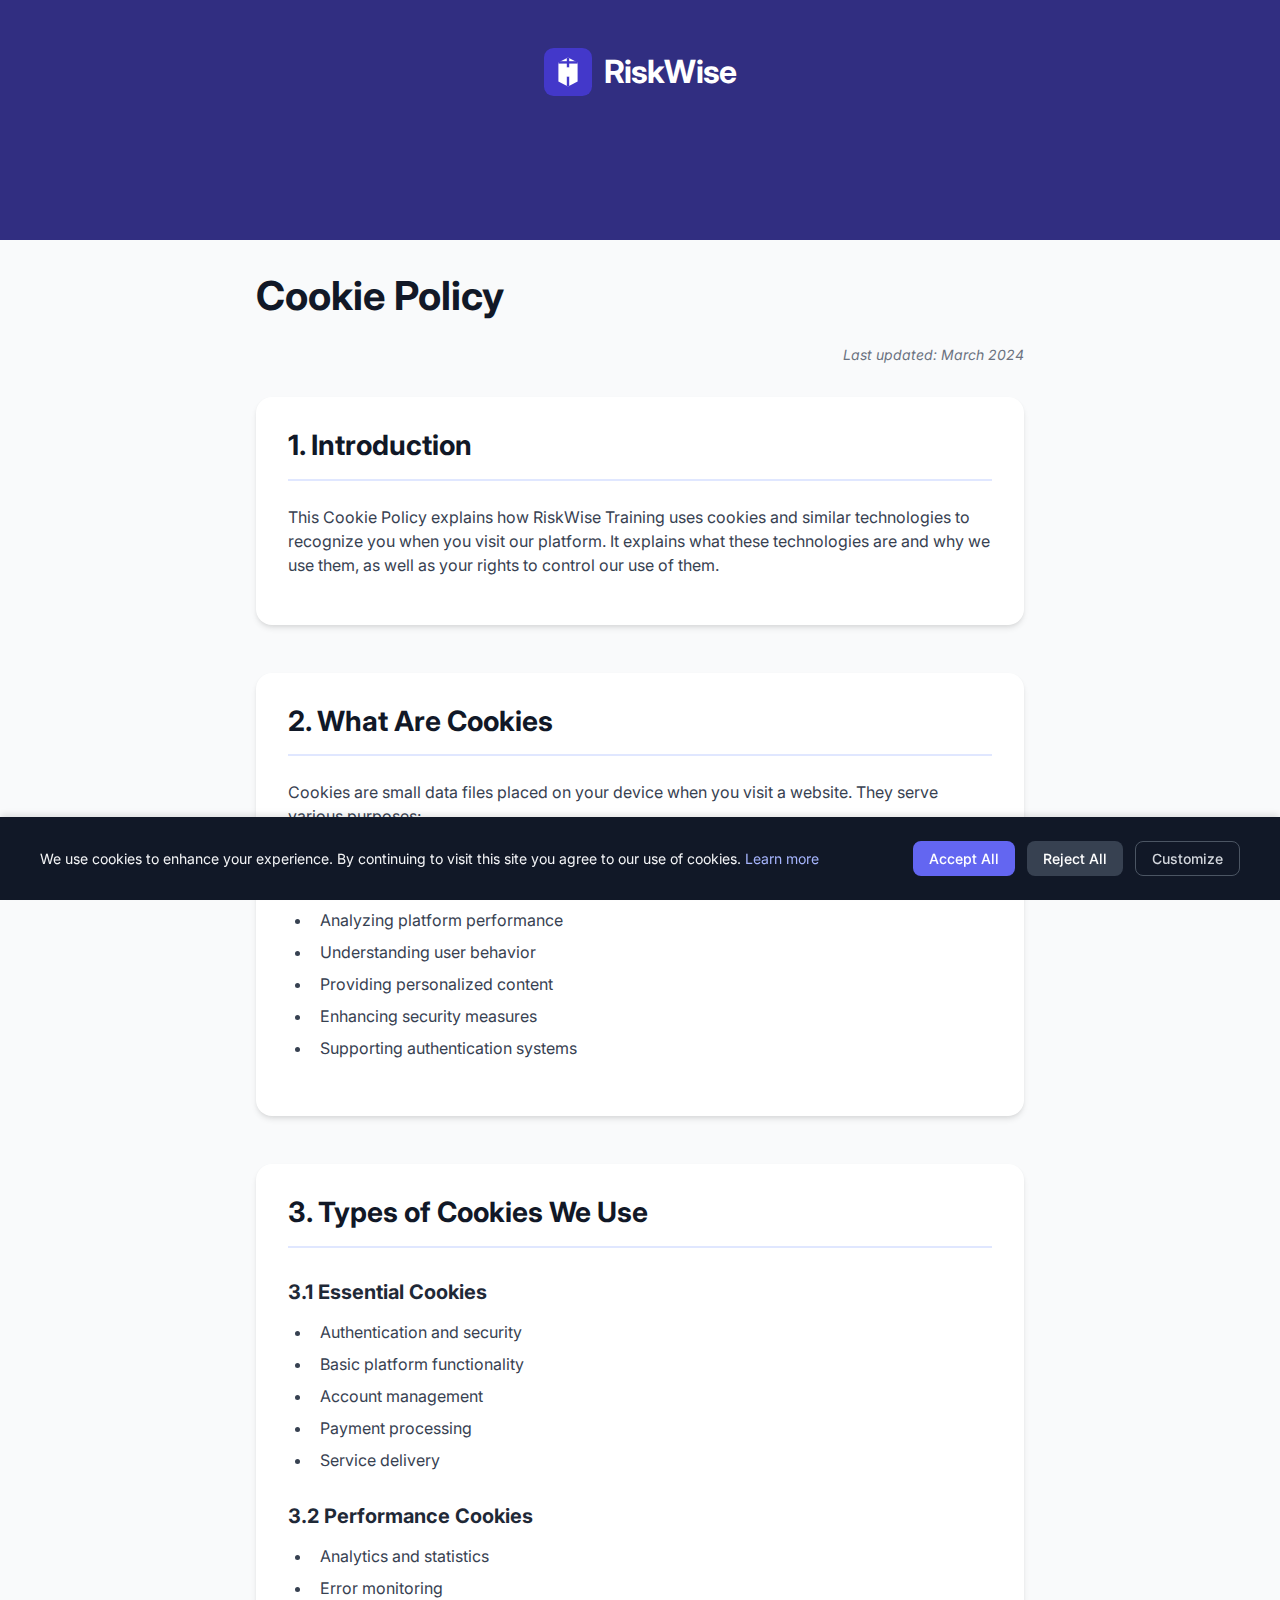
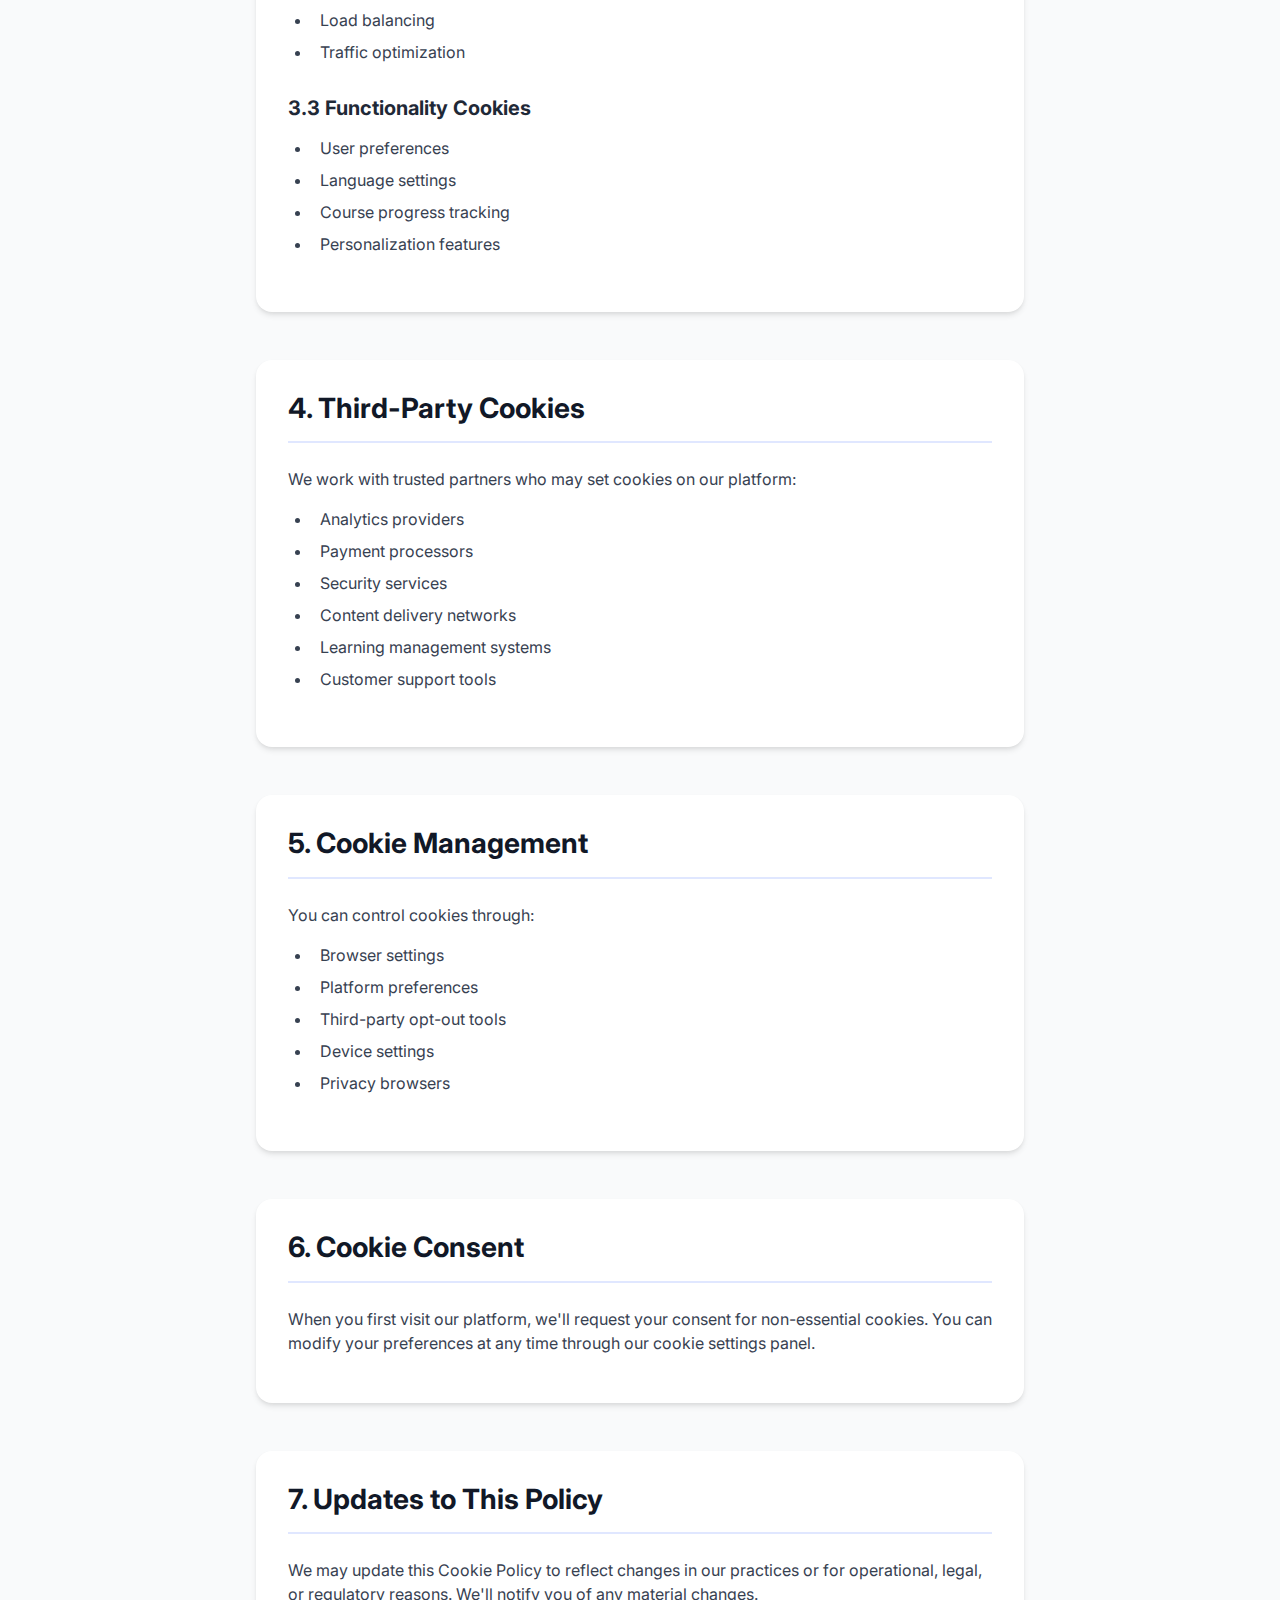
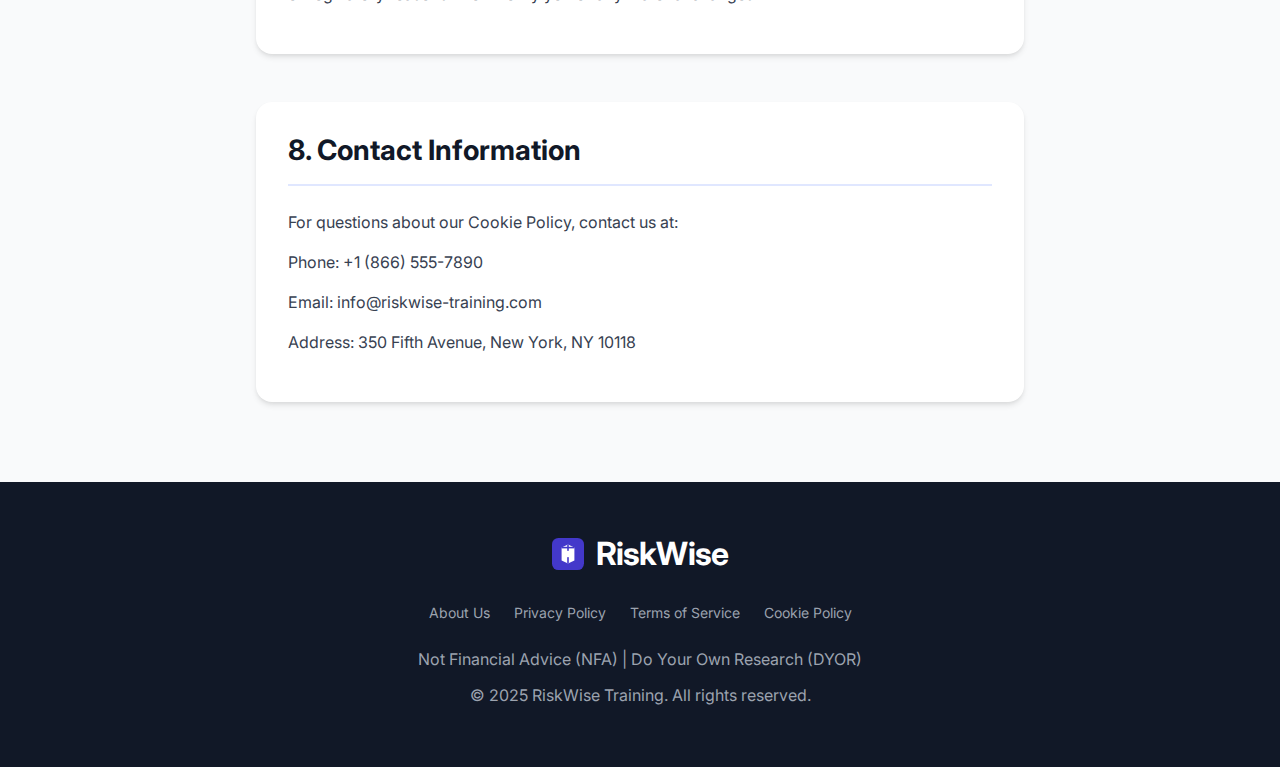
<file: cookies.html>
<!DOCTYPE html>
<html lang="en">
<head>
  <meta charset="UTF-8">
  <meta name="viewport" content="width=device-width, initial-scale=1.0">
  <title>Cookie Policy | RiskWise Training</title>
  <link rel="stylesheet" href="css/styles.css">
  <link rel="stylesheet" href="css/auxiliary.css">
  <link rel="stylesheet" href="css/cookie-banner.css">
  <link href="https://fonts.googleapis.com/css2?family=Inter:wght@400;500;700&display=swap" rel="stylesheet">
</head>
<body>
  <header class="header">
    <div class="container">
      <div class="logo-container">
        <div class="logo">
          <img src="assets/logo.svg" alt="RiskWise Logo">
          <span class="brand-name">RiskWise</span>
        </div>
      </div>
    </div>
  </header>

  <main class="auxiliary-content">
    <h1>Cookie Policy</h1>
    <p class="last-updated">Last updated: March 2024</p>

    <section class="auxiliary-section">
      <h2>1. Introduction</h2>
      <p>This Cookie Policy explains how RiskWise Training uses cookies and similar technologies to recognize you when you visit our platform. It explains what these technologies are and why we use them, as well as your rights to control our use of them.</p>
    </section>

    <section class="auxiliary-section">
      <h2>2. What Are Cookies</h2>
      <p>Cookies are small data files placed on your device when you visit a website. They serve various purposes:</p>
      <ul>
        <li>Storing your preferences and settings</li>
        <li>Enabling platform functionality</li>
        <li>Analyzing platform performance</li>
        <li>Understanding user behavior</li>
        <li>Providing personalized content</li>
        <li>Enhancing security measures</li>
        <li>Supporting authentication systems</li>
      </ul>
    </section>

    <section class="auxiliary-section">
      <h2>3. Types of Cookies We Use</h2>
      <h3>3.1 Essential Cookies</h3>
      <ul>
        <li>Authentication and security</li>
        <li>Basic platform functionality</li>
        <li>Account management</li>
        <li>Payment processing</li>
        <li>Service delivery</li>
      </ul>

      <h3>3.2 Performance Cookies</h3>
      <ul>
        <li>Analytics and statistics</li>
        <li>Error monitoring</li>
        <li>Load balancing</li>
        <li>Traffic optimization</li>
      </ul>

      <h3>3.3 Functionality Cookies</h3>
      <ul>
        <li>User preferences</li>
        <li>Language settings</li>
        <li>Course progress tracking</li>
        <li>Personalization features</li>
      </ul>
    </section>

    <section class="auxiliary-section">
      <h2>4. Third-Party Cookies</h2>
      <p>We work with trusted partners who may set cookies on our platform:</p>
      <ul>
        <li>Analytics providers</li>
        <li>Payment processors</li>
        <li>Security services</li>
        <li>Content delivery networks</li>
        <li>Learning management systems</li>
        <li>Customer support tools</li>
      </ul>
    </section>

    <section class="auxiliary-section">
      <h2>5. Cookie Management</h2>
      <p>You can control cookies through:</p>
      <ul>
        <li>Browser settings</li>
        <li>Platform preferences</li>
        <li>Third-party opt-out tools</li>
        <li>Device settings</li>
        <li>Privacy browsers</li>
      </ul>
    </section>

    <section class="auxiliary-section">
      <h2>6. Cookie Consent</h2>
      <p>When you first visit our platform, we'll request your consent for non-essential cookies. You can modify your preferences at any time through our cookie settings panel.</p>
    </section>

    <section class="auxiliary-section">
      <h2>7. Updates to This Policy</h2>
      <p>We may update this Cookie Policy to reflect changes in our practices or for operational, legal, or regulatory reasons. We'll notify you of any material changes.</p>
    </section>

    <section class="auxiliary-section">
      <h2>8. Contact Information</h2>
      <p>For questions about our Cookie Policy, contact us at:</p>
      <p>Phone: +1 (866) 555-7890</p>
      <p>Email: info@riskwise-training.com</p>
      <p>Address: 350 Fifth Avenue, New York, NY 10118</p>
    </section>
  </main>

  <footer class="footer">
    <div class="container">
      <div class="footer-content">
        <div class="footer-logo">
          <img src="assets/logo.svg" alt="RiskWise Logo">
          <span class="brand-name">RiskWise</span>
        </div>
        <div class="footer-links">
          <a href="about.html">About Us</a>
          <a href="privacy.html">Privacy Policy</a>
          <a href="terms.html">Terms of Service</a>
          <a href="cookies.html">Cookie Policy</a>
        </div>
        <div class="footer-disclaimer">
          <p>Not Financial Advice (NFA) | Do Your Own Research (DYOR)</p>
          <p>&copy; 2025 RiskWise Training. All rights reserved.</p>
        </div>
      </div>
    </div>
  </footer>
  
  <script src="js/cookie-consent.js"></script>
</body>
</html>
</file>
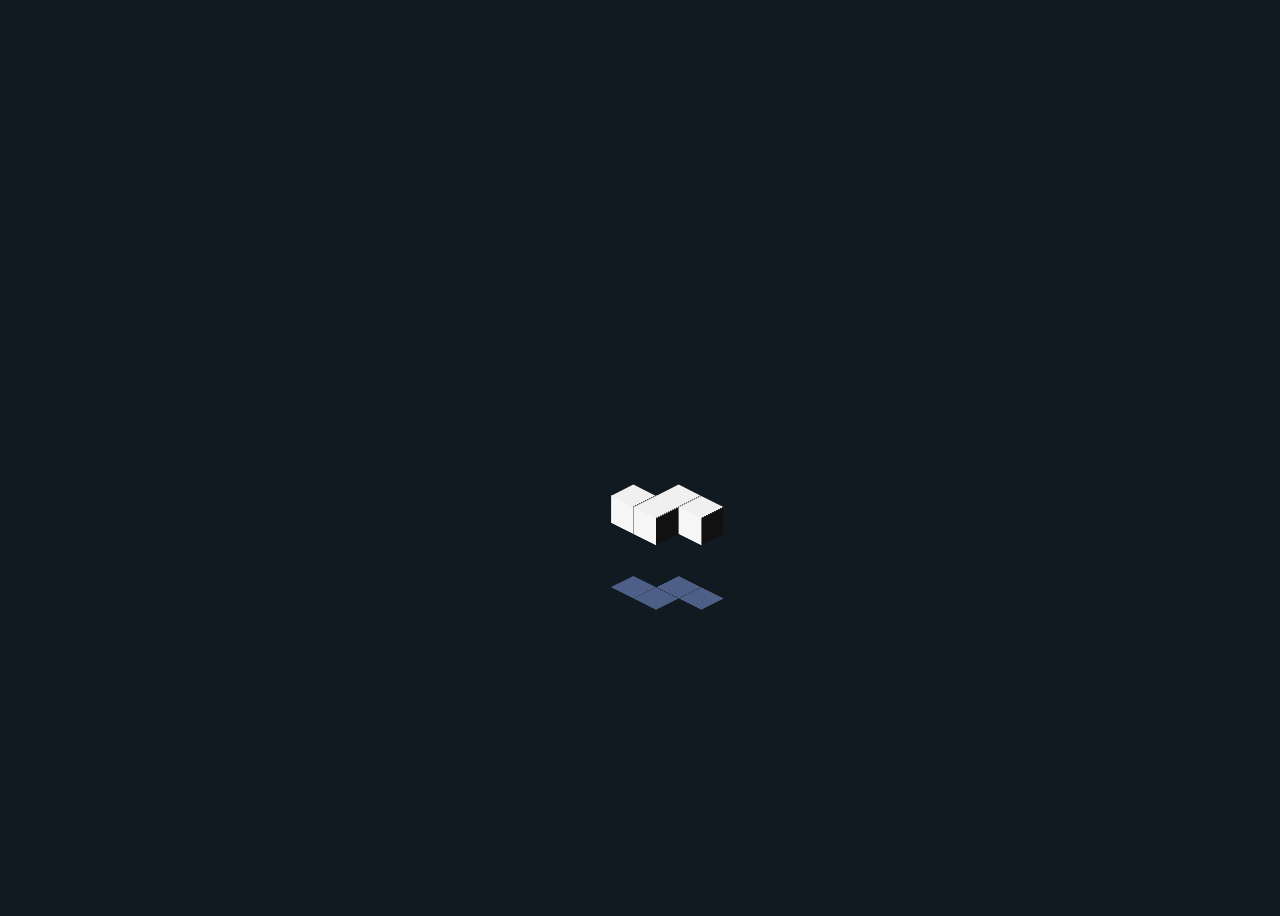
<file: frameLoad.html>
<!DOCTYPE html>
<html lang="en">
<head>
    <meta charset="UTF-8">
    <meta name="viewport" content="width=device-width, initial-scale=1.0">
    <title>Loading...</title>
</head>
<body>
  <div class="boxes w-full">
    <div class="box">
      <div></div>
      <div></div>
      <div></div>
      <div></div>
    </div>
    <div class="box">
      <div></div>
      <div></div>
      <div></div>
      <div></div>
    </div>
    <div class="box">
      <div></div>
      <div></div>
      <div></div>
      <div></div>
    </div>
    <div class="box">
      <div></div>
      <div></div>
      <div></div>
      <div></div>
    </div>
  </div>
</body>
<script>
  customElements.define('ui-loader', class extends HTMLElement {
	constructor() {
		super();
	}
	connectedCallback() {
		this.attachShadow({ mode: 'open' });
		this.shadowRoot.innerHTML = template;
	}
});
</script>
<style>

*,
*:after,
*:before {
	box-sizing: border-box;
}

body {
	display: grid;
	place-items: center;
	min-height: 100vh;
	background: hsla(208, 29%, 10%);
    overflow: hidden;
    animation: fadeIn 2s forwards; 
}
@keyframes fadeIn {
	0% {
		background: hsla(208, 29%, 10%, 1); 
	}
	100% {
		background: hsla(208, 29%, 10%, 0); 
	}
}
.boxes {
  height: 32px;
  width: 32px;
  position: absolute;
  -webkit-transform-style: preserve-3d;
  transform-style: preserve-3d;
  -webkit-transform-origin: 50% 50%;
  transform-origin: 50% 50%;
  margin-top: 32px;
  -webkit-transform: rotateX(60deg) rotateZ(45deg) rotateY(0deg) translateZ(0px);
  transform: rotateX(60deg) rotateZ(45deg) rotateY(0deg) translateZ(0px);
  left: 50%;
  top: 50%;
}

.boxes .box {
  width: 32px;
  height: 32px;
  top: 0px;
  left: 0;
  position: absolute;
  -webkit-transform-style: preserve-3d;
  transform-style: preserve-3d;
}

.boxes .box:nth-child(1) {
  -webkit-transform: translate(100%, 0);
  transform: translate(100%, 0);
  -webkit-animation: box1 1s linear infinite;
  animation: box1 1s linear infinite;
}

.boxes .box:nth-child(2) {
  -webkit-transform: translate(0, 100%);
  transform: translate(0, 100%);
  -webkit-animation: box2 1s linear infinite;
  animation: box2 1s linear infinite;
}

.boxes .box:nth-child(3) {
  -webkit-transform: translate(100%, 100%);
  transform: translate(100%, 100%);
  -webkit-animation: box3 1s linear infinite;
  animation: box3 1s linear infinite;
}

.boxes .box:nth-child(4) {
  -webkit-transform: translate(200%, 0);
  transform: translate(200%, 0);
  -webkit-animation: box4 1s linear infinite;
  animation: box4 1s linear infinite;
}

.boxes .box > div {
  background: #5c8df6;
  --translateZ: 15.5px;
  --rotateY: 0deg;
  --rotateX: 0deg;
  position: absolute;
  width: 100%;
  height: 100%;
  background: #5c8df6;
  top: auto;
  right: auto;
  bottom: auto;
  left: auto;
  -webkit-transform: rotateY(var(--rotateY)) rotateX(var(--rotateX))
    translateZ(var(--translateZ));
  transform: rotateY(var(--rotateY)) rotateX(var(--rotateX)) translateZ(var(--translateZ));
}

.boxes .box > div:nth-child(1) {
  top: 0;
  left: 0;
  background: #f0f0f1;
}

.boxes .box > div:nth-child(2) {
  background: #111111;
  right: 0;
  --rotateY: 90deg;
}

.boxes .box > div:nth-child(3) {
  background: #f6f6f6;
  --rotateX: -90deg;
}

.boxes .box > div:nth-child(4) {
  background: #4d5f86;
  top: 0;
  left: 0;
  --translateZ: -90px;
}

@keyframes box1 {
  0%,
  50% {
    transform: translate(100%, 0);
  }

  100% {
    transform: translate(200%, 0);
  }
}

@keyframes box2 {
  0% {
    transform: translate(0, 100%);
  }

  50% {
    transform: translate(0, 0);
  }

  100% {
    transform: translate(100%, 0);
  }
}

@keyframes box3 {
  0%,
  50% {
    transform: translate(100%, 100%);
  }

  100% {
    transform: translate(0, 100%);
  }
}

@keyframes box4 {
  0% {
    transform: translate(200%, 0);
  }

  50% {
    transform: translate(200%, 100%);
  }

  100% {
    transform: translate(100%, 100%);
  }
}
</style>
</html>
</file>
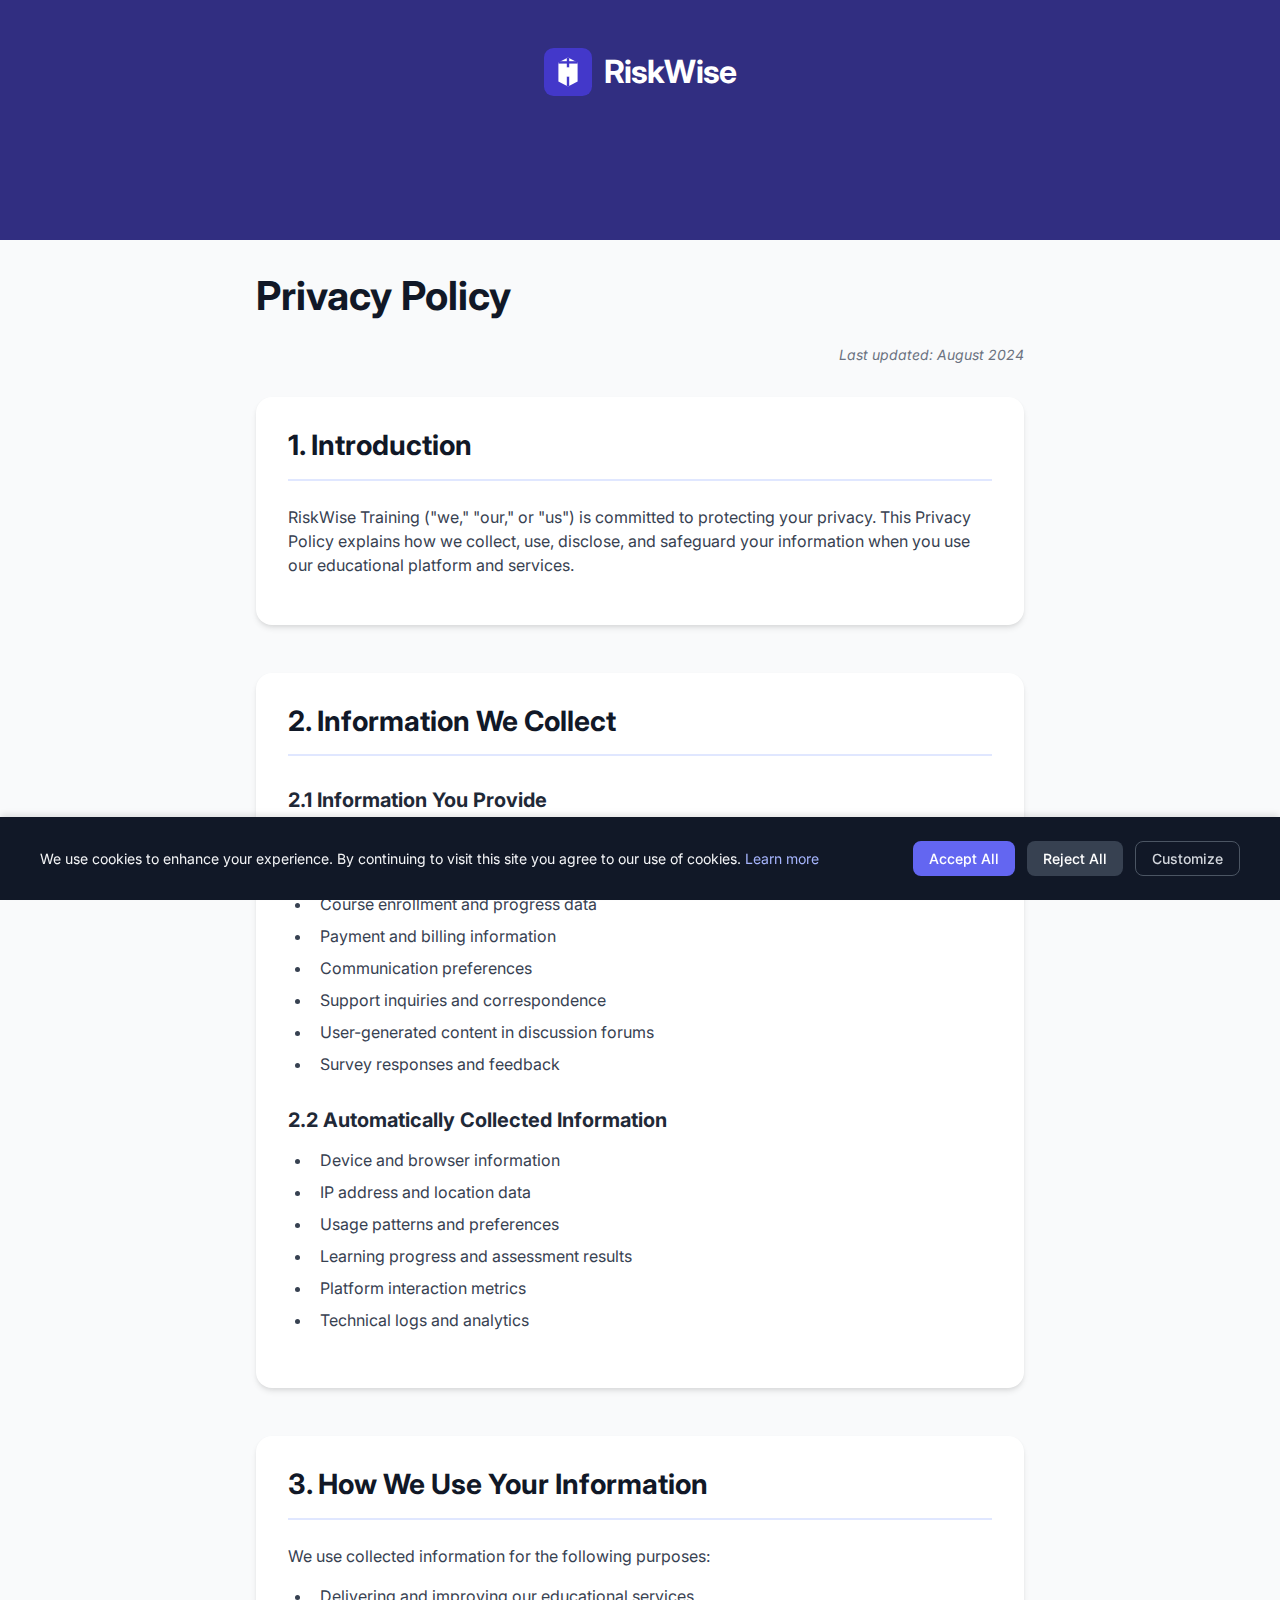
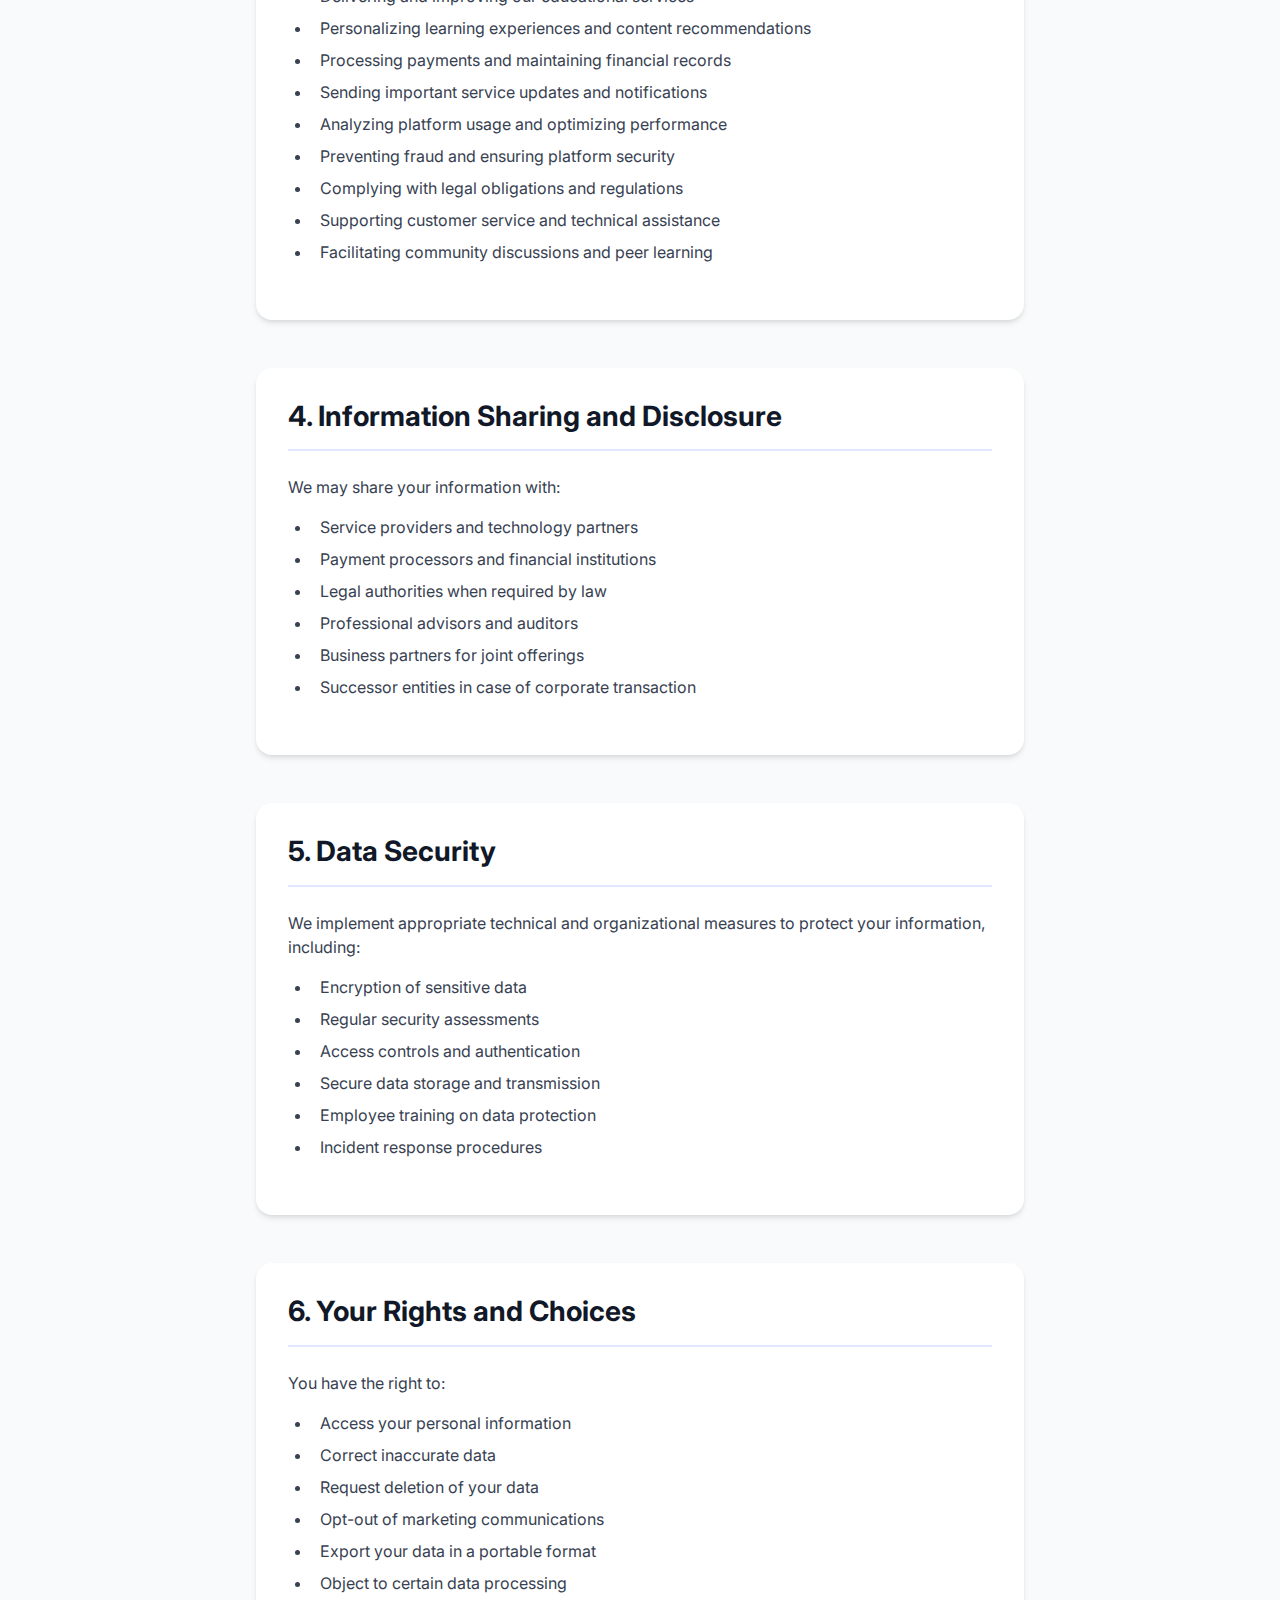
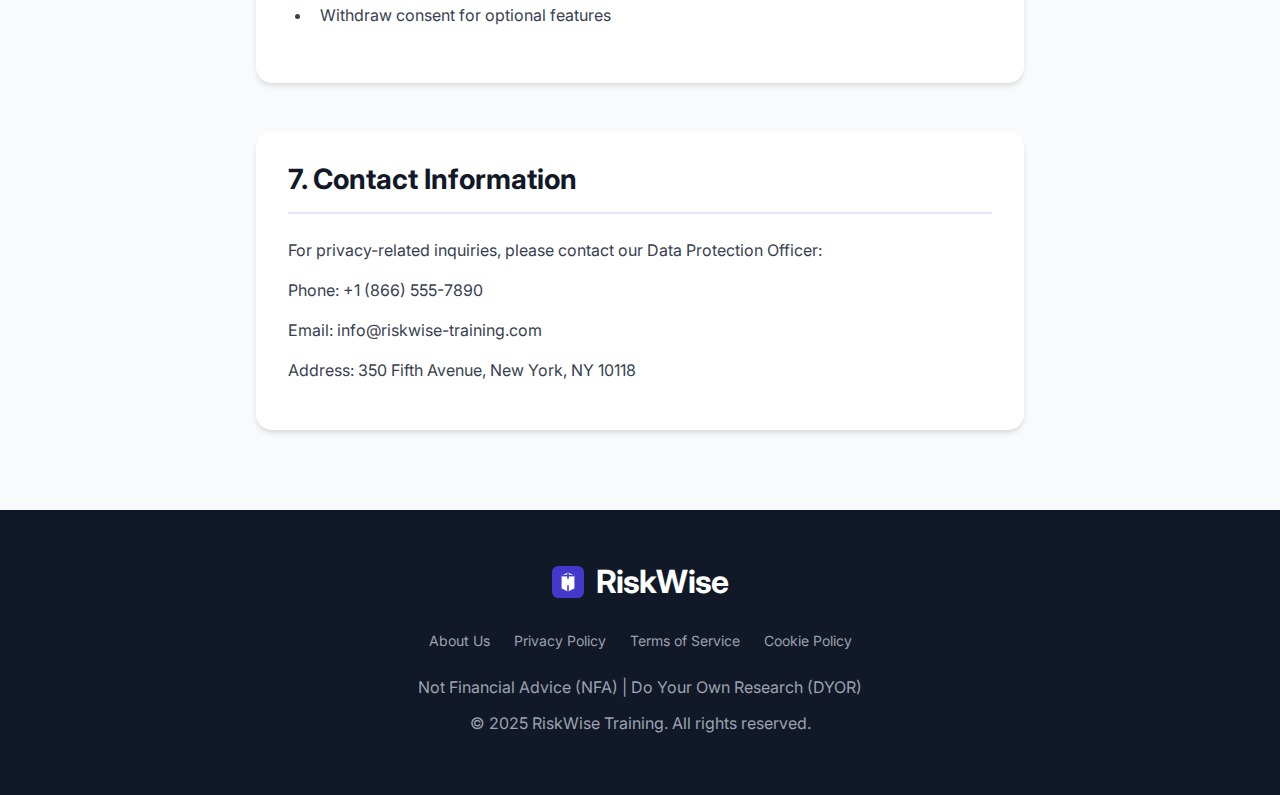
<file: privacy.html>
<!DOCTYPE html>
<html lang="en">
<head>
  <meta charset="UTF-8">
  <meta name="viewport" content="width=device-width, initial-scale=1.0">
  <title>Privacy Policy | RiskWise Training</title>
  <link rel="stylesheet" href="css/styles.css">
  <link rel="stylesheet" href="css/auxiliary.css">
  <link rel="stylesheet" href="css/cookie-banner.css">
  <link href="https://fonts.googleapis.com/css2?family=Inter:wght@400;500;700&display=swap" rel="stylesheet">
</head>
<body>
  <header class="header">
    <div class="container">
      <div class="logo-container">
        <div class="logo">
          <img src="assets/logo.svg" alt="RiskWise Logo">
          <span class="brand-name">RiskWise</span>
        </div>
      </div>
    </div>
  </header>

  <main class="auxiliary-content">
    <h1>Privacy Policy</h1>
    <p class="last-updated">Last updated: August 2024</p>

    <section class="auxiliary-section">
      <h2>1. Introduction</h2>
      <p>RiskWise Training ("we," "our," or "us") is committed to protecting your privacy. This Privacy Policy explains how we collect, use, disclose, and safeguard your information when you use our educational platform and services.</p>
    </section>

    <section class="auxiliary-section">
      <h2>2. Information We Collect</h2>
      <h3>2.1 Information You Provide</h3>
      <ul>
        <li>Account registration details (name, email, password)</li>
        <li>Profile information (professional background, experience level)</li>
        <li>Course enrollment and progress data</li>
        <li>Payment and billing information</li>
        <li>Communication preferences</li>
        <li>Support inquiries and correspondence</li>
        <li>User-generated content in discussion forums</li>
        <li>Survey responses and feedback</li>
      </ul>

      <h3>2.2 Automatically Collected Information</h3>
      <ul>
        <li>Device and browser information</li>
        <li>IP address and location data</li>
        <li>Usage patterns and preferences</li>
        <li>Learning progress and assessment results</li>
        <li>Platform interaction metrics</li>
        <li>Technical logs and analytics</li>
      </ul>
    </section>

    <section class="auxiliary-section">
      <h2>3. How We Use Your Information</h2>
      <p>We use collected information for the following purposes:</p>
      <ul>
        <li>Delivering and improving our educational services</li>
        <li>Personalizing learning experiences and content recommendations</li>
        <li>Processing payments and maintaining financial records</li>
        <li>Sending important service updates and notifications</li>
        <li>Analyzing platform usage and optimizing performance</li>
        <li>Preventing fraud and ensuring platform security</li>
        <li>Complying with legal obligations and regulations</li>
        <li>Supporting customer service and technical assistance</li>
        <li>Facilitating community discussions and peer learning</li>
      </ul>
    </section>

    <section class="auxiliary-section">
      <h2>4. Information Sharing and Disclosure</h2>
      <p>We may share your information with:</p>
      <ul>
        <li>Service providers and technology partners</li>
        <li>Payment processors and financial institutions</li>
        <li>Legal authorities when required by law</li>
        <li>Professional advisors and auditors</li>
        <li>Business partners for joint offerings</li>
        <li>Successor entities in case of corporate transaction</li>
      </ul>
    </section>

    <section class="auxiliary-section">
      <h2>5. Data Security</h2>
      <p>We implement appropriate technical and organizational measures to protect your information, including:</p>
      <ul>
        <li>Encryption of sensitive data</li>
        <li>Regular security assessments</li>
        <li>Access controls and authentication</li>
        <li>Secure data storage and transmission</li>
        <li>Employee training on data protection</li>
        <li>Incident response procedures</li>
      </ul>
    </section>

    <section class="auxiliary-section">
      <h2>6. Your Rights and Choices</h2>
      <p>You have the right to:</p>
      <ul>
        <li>Access your personal information</li>
        <li>Correct inaccurate data</li>
        <li>Request deletion of your data</li>
        <li>Opt-out of marketing communications</li>
        <li>Export your data in a portable format</li>
        <li>Object to certain data processing</li>
        <li>Withdraw consent for optional features</li>
      </ul>
    </section>

    <section class="auxiliary-section">
      <h2>7. Contact Information</h2>
      <p>For privacy-related inquiries, please contact our Data Protection Officer:</p>
      <p>Phone: +1 (866) 555-7890</p>
      <p>Email: info@riskwise-training.com</p>
      <p>Address: 350 Fifth Avenue, New York, NY 10118</p>
    </section>
  </main>

  <footer class="footer">
    <div class="container">
      <div class="footer-content">
        <div class="footer-logo">
          <img src="assets/logo.svg" alt="RiskWise Logo">
          <span class="brand-name">RiskWise</span>
        </div>
        <div class="footer-links">
          <a href="about.html">About Us</a>
          <a href="privacy.html">Privacy Policy</a>
          <a href="terms.html">Terms of Service</a>
          <a href="cookies.html">Cookie Policy</a>
        </div>
        <div class="footer-disclaimer">
          <p>Not Financial Advice (NFA) | Do Your Own Research (DYOR)</p>
          <p>&copy; 2025 RiskWise Training. All rights reserved.</p>
        </div>
      </div>
    </div>
  </footer>
  
  <script src="js/cookie-consent.js"></script>
</body>
</html>
</file>
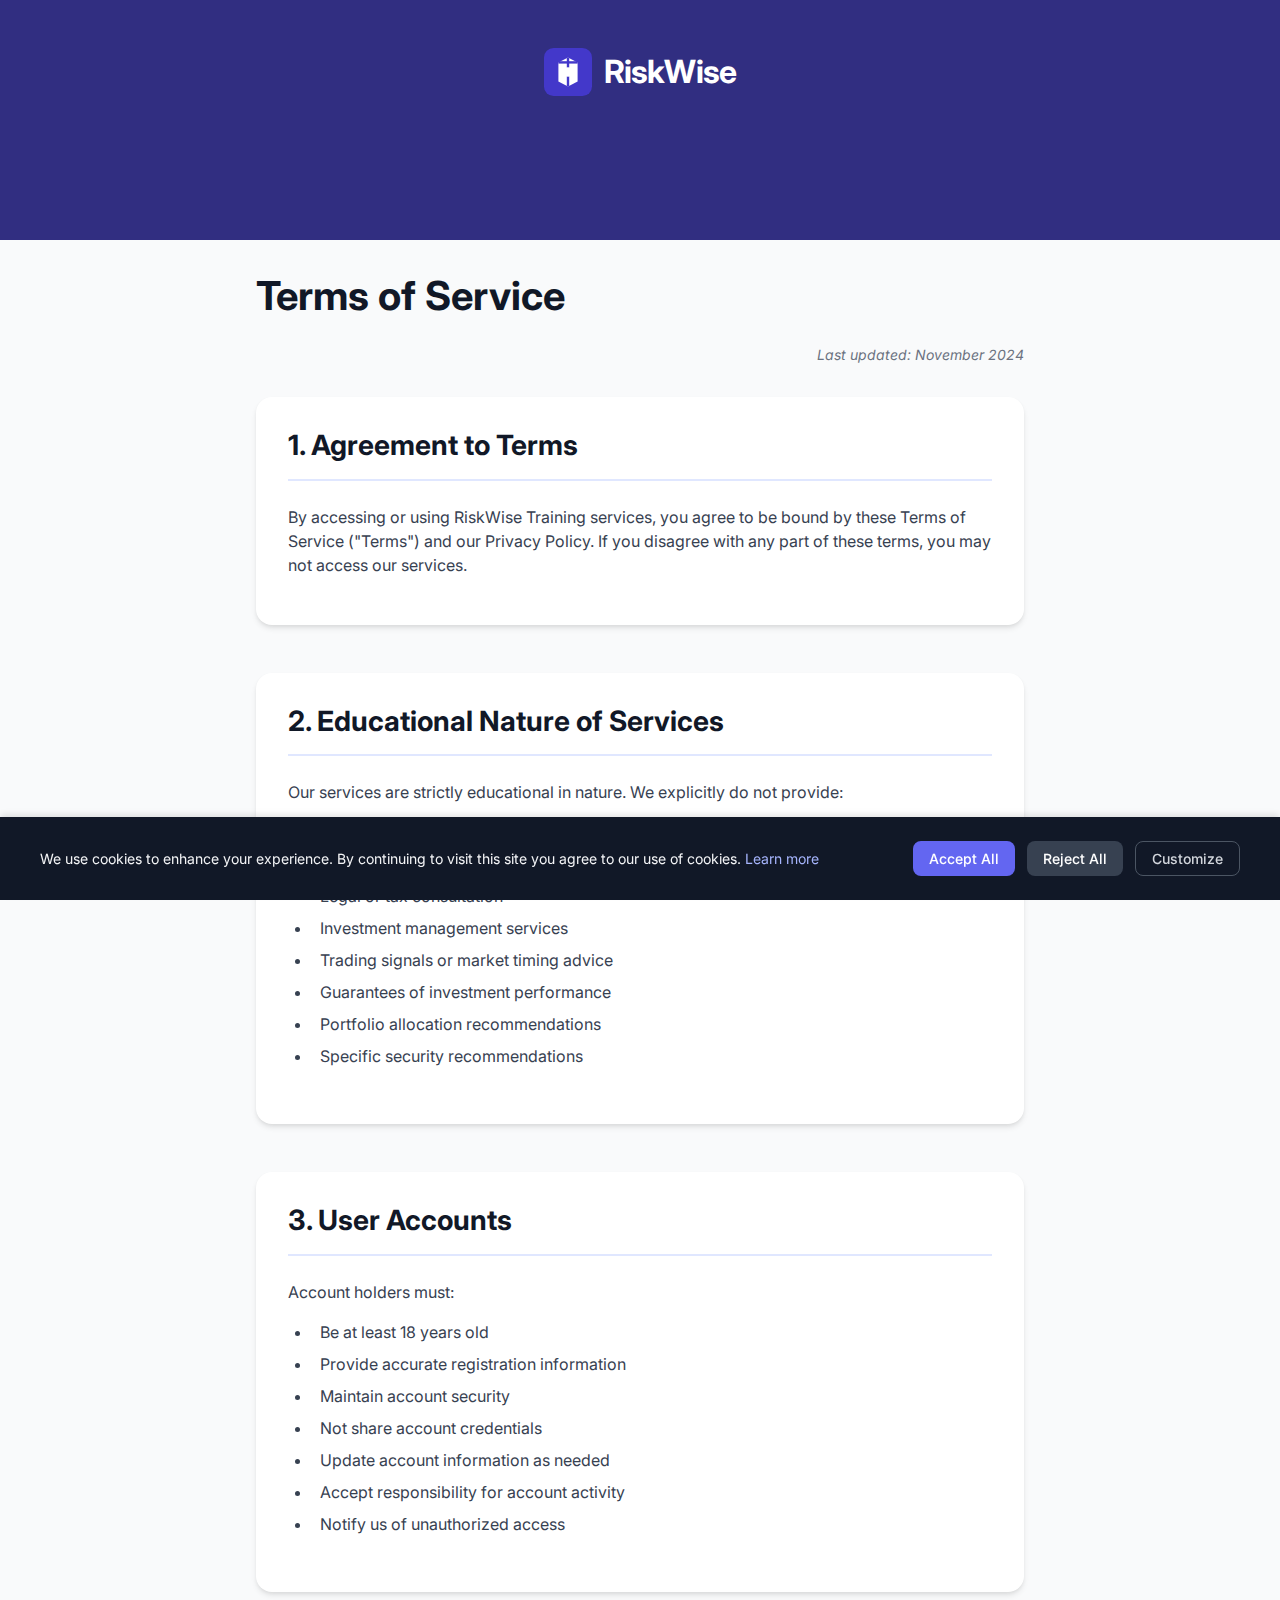
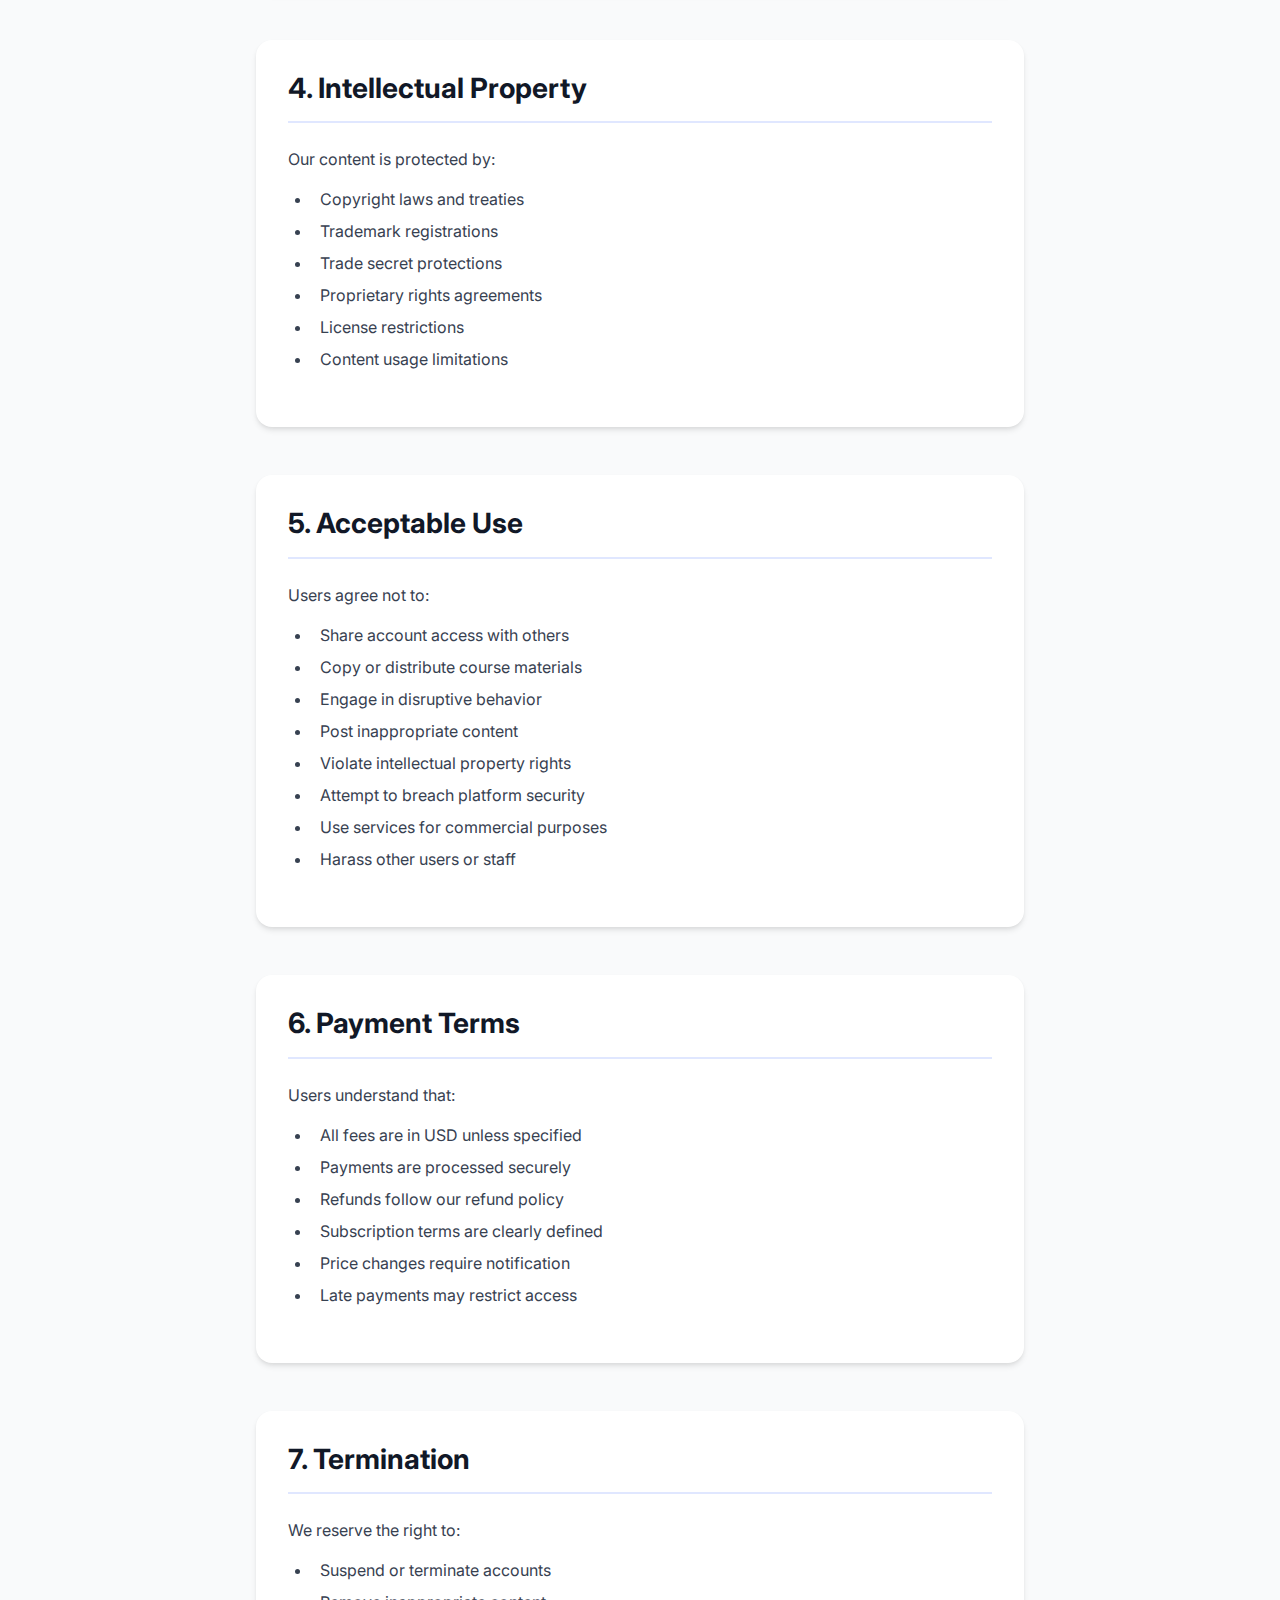
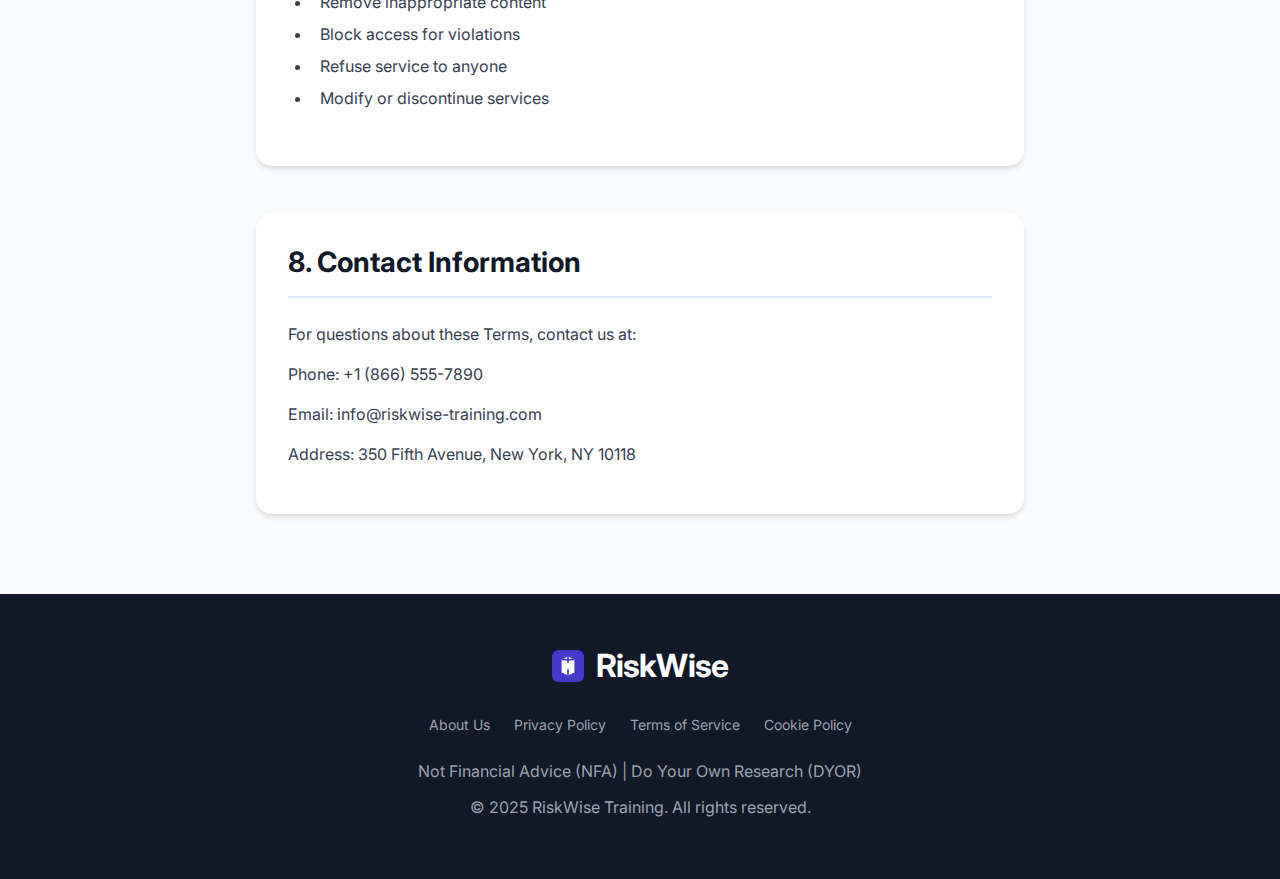
<file: terms.html>
<!DOCTYPE html>
<html lang="en">
<head>
  <meta charset="UTF-8">
  <meta name="viewport" content="width=device-width, initial-scale=1.0">
  <title>Terms of Service | RiskWise Training</title>
  <link rel="stylesheet" href="css/styles.css">
  <link rel="stylesheet" href="css/auxiliary.css">
  <link rel="stylesheet" href="css/cookie-banner.css">
  <link href="https://fonts.googleapis.com/css2?family=Inter:wght@400;500;700&display=swap" rel="stylesheet">
</head>
<body>
  <header class="header">
    <div class="container">
      <div class="logo-container">
        <div class="logo">
          <img src="assets/logo.svg" alt="RiskWise Logo">
          <span class="brand-name">RiskWise</span>
        </div>
      </div>
    </div>
  </header>

  <main class="auxiliary-content">
    <h1>Terms of Service</h1>
    <p class="last-updated">Last updated: November 2024</p>

    <section class="auxiliary-section">
      <h2>1. Agreement to Terms</h2>
      <p>By accessing or using RiskWise Training services, you agree to be bound by these Terms of Service ("Terms") and our Privacy Policy. If you disagree with any part of these terms, you may not access our services.</p>
    </section>

    <section class="auxiliary-section">
      <h2>2. Educational Nature of Services</h2>
      <p>Our services are strictly educational in nature. We explicitly do not provide:</p>
      <ul>
        <li>Financial advice or investment recommendations</li>
        <li>Personal financial planning services</li>
        <li>Legal or tax consultation</li>
        <li>Investment management services</li>
        <li>Trading signals or market timing advice</li>
        <li>Guarantees of investment performance</li>
        <li>Portfolio allocation recommendations</li>
        <li>Specific security recommendations</li>
      </ul>
    </section>

    <section class="auxiliary-section">
      <h2>3. User Accounts</h2>
      <p>Account holders must:</p>
      <ul>
        <li>Be at least 18 years old</li>
        <li>Provide accurate registration information</li>
        <li>Maintain account security</li>
        <li>Not share account credentials</li>
        <li>Update account information as needed</li>
        <li>Accept responsibility for account activity</li>
        <li>Notify us of unauthorized access</li>
      </ul>
    </section>

    <section class="auxiliary-section">
      <h2>4. Intellectual Property</h2>
      <p>Our content is protected by:</p>
      <ul>
        <li>Copyright laws and treaties</li>
        <li>Trademark registrations</li>
        <li>Trade secret protections</li>
        <li>Proprietary rights agreements</li>
        <li>License restrictions</li>
        <li>Content usage limitations</li>
      </ul>
    </section>

    <section class="auxiliary-section">
      <h2>5. Acceptable Use</h2>
      <p>Users agree not to:</p>
      <ul>
        <li>Share account access with others</li>
        <li>Copy or distribute course materials</li>
        <li>Engage in disruptive behavior</li>
        <li>Post inappropriate content</li>
        <li>Violate intellectual property rights</li>
        <li>Attempt to breach platform security</li>
        <li>Use services for commercial purposes</li>
        <li>Harass other users or staff</li>
      </ul>
    </section>

    <section class="auxiliary-section">
      <h2>6. Payment Terms</h2>
      <p>Users understand that:</p>
      <ul>
        <li>All fees are in USD unless specified</li>
        <li>Payments are processed securely</li>
        <li>Refunds follow our refund policy</li>
        <li>Subscription terms are clearly defined</li>
        <li>Price changes require notification</li>
        <li>Late payments may restrict access</li>
      </ul>
    </section>

    <section class="auxiliary-section">
      <h2>7. Termination</h2>
      <p>We reserve the right to:</p>
      <ul>
        <li>Suspend or terminate accounts</li>
        <li>Remove inappropriate content</li>
        <li>Block access for violations</li>
        <li>Refuse service to anyone</li>
        <li>Modify or discontinue services</li>
      </ul>
    </section>

    <section class="auxiliary-section">
      <h2>8. Contact Information</h2>
      <p>For questions about these Terms, contact us at:</p>
      <p>Phone: +1 (866) 555-7890</p>
      <p>Email: info@riskwise-training.com</p>
      <p>Address: 350 Fifth Avenue, New York, NY 10118</p>
    </section>
  </main>

  <footer class="footer">
    <div class="container">
      <div class="footer-content">
        <div class="footer-logo">
          <img src="assets/logo.svg" alt="RiskWise Logo">
          <span class="brand-name">RiskWise</span>
        </div>
        <div class="footer-links">
          <a href="about.html">About Us</a>
          <a href="privacy.html">Privacy Policy</a>
          <a href="terms.html">Terms of Service</a>
          <a href="cookies.html">Cookie Policy</a>
        </div>
        <div class="footer-disclaimer">
          <p>Not Financial Advice (NFA) | Do Your Own Research (DYOR)</p>
          <p>&copy; 2025 RiskWise Training. All rights reserved.</p>
        </div>
      </div>
    </div>
  </footer>
  
  <script src="js/cookie-consent.js"></script>
</body>
</html>
</file>
<file: css/styles.css>
/* Base Styles */
:root {
  /* Color System */
  --color-primary-50: #eef2ff;
  --color-primary-100: #e0e7ff;
  --color-primary-200: #c7d2fe;
  --color-primary-300: #a5b4fc;
  --color-primary-400: #818cf8;
  --color-primary-500: #6366f1;
  --color-primary-600: #4f46e5;
  --color-primary-700: #4338ca;
  --color-primary-800: #3730a3;
  --color-primary-900: #312e81;

  --color-secondary-50: #f0fdfa;
  --color-secondary-100: #ccfbf1;
  --color-secondary-500: #14b8a6;
  --color-secondary-700: #0f766e;

  --color-accent-500: #f59e0b;
  
  --color-success-500: #10b981;
  --color-warning-500: #f59e0b;
  --color-error-500: #ef4444;

  --color-gray-50: #f9fafb;
  --color-gray-100: #f3f4f6;
  --color-gray-200: #e5e7eb;
  --color-gray-300: #d1d5db;
  --color-gray-400: #9ca3af;
  --color-gray-500: #6b7280;
  --color-gray-600: #4b5563;
  --color-gray-700: #374151;
  --color-gray-800: #1f2937;
  --color-gray-900: #111827;

  /* Spacing System - base 8px */
  --space-1: 4px;
  --space-2: 8px;
  --space-3: 12px;
  --space-4: 16px;
  --space-5: 20px;
  --space-6: 24px;
  --space-8: 32px;
  --space-10: 40px;
  --space-12: 48px;
  --space-16: 64px;
  --space-20: 80px;
  --space-24: 96px;

  /* Typography */
  --font-family: 'Inter', -apple-system, BlinkMacSystemFont, 'Segoe UI', Roboto, Oxygen, Ubuntu, Cantarell, 'Open Sans', 'Helvetica Neue', sans-serif;
  --line-height-body: 1.5;
  --line-height-heading: 1.2;

  /* Border Radius */
  --radius-sm: 4px;
  --radius-md: 8px;
  --radius-lg: 16px;

  /* Shadows */
  --shadow-sm: 0 1px 2px 0 rgba(0, 0, 0, 0.05);
  --shadow-md: 0 4px 6px -1px rgba(0, 0, 0, 0.1), 0 2px 4px -1px rgba(0, 0, 0, 0.06);
  --shadow-lg: 0 10px 15px -3px rgba(0, 0, 0, 0.1), 0 4px 6px -2px rgba(0, 0, 0, 0.05);
}

* {
  margin: 0;
  padding: 0;
  box-sizing: border-box;
}

html {
  font-size: 16px;
  scroll-behavior: smooth;
}

body {
  font-family: var(--font-family);
  line-height: var(--line-height-body);
  color: var(--color-gray-800);
  background-color: var(--color-gray-50);
}

.container {
  width: 100%;
  max-width: 1200px;
  margin: 0 auto;
  padding: 0 var(--space-4);
}

img {
  max-width: 100%;
  height: auto;
}

h1, h2, h3, h4, h5, h6 {
  line-height: var(--line-height-heading);
  font-weight: 700;
  color: var(--color-gray-900);
}

h1 {
  font-size: 2.5rem;
  margin-bottom: var(--space-6);
}

h2 {
  font-size: 2rem;
  margin-bottom: var(--space-6);
}

h3 {
  font-size: 1.25rem;
  margin-bottom: var(--space-3);
}

p {
  margin-bottom: var(--space-4);
}

section {
  padding: var(--space-16) 0;
}

.section-heading {
  text-align: center;
  max-width: 800px;
  margin: 0 auto var(--space-12);
}

.section-heading p {
  color: var(--color-gray-600);
  font-size: 1.125rem;
}

button {
  cursor: pointer;
  font-family: var(--font-family);
  font-weight: 500;
  border: none;
  transition: all 0.2s ease;
}

.image-placeholder {
  background-color: var(--color-gray-200);
  border-radius: var(--radius-md);
  width: 100%;
  height: 100%;
  min-height: 200px;
  display: flex;
  align-items: center;
  justify-content: center;
  color: var(--color-gray-500);
  font-size: 0.875rem;
}

/* Header styles */
.header {
  background-color: var(--color-primary-900);
  color: white;
  padding: var(--space-8) 0 var(--space-16);
  text-align: center;
}

.logo-container {
  display: flex;
  flex-direction: column;
  align-items: center;
  justify-content: center;
  padding: var(--space-4) 0;
  margin-bottom: var(--space-12);
}

.logo {
  display: flex;
  align-items: center;
  justify-content: center;
  margin-bottom: var(--space-4);
}

.logo img {
  height: 48px;
  margin-right: var(--space-3);
}

.brand-name {
  font-size: 2rem;
  font-weight: 700;
  color: white;
  letter-spacing: -0.025em;
}

.hero {
  text-align: center;
  max-width: 800px;
  margin: 0 auto;
}

.hero h1 {
  color: white;
  font-size: 2.5rem;
  margin-bottom: var(--space-4);
}

.hero p {
  color: var(--color-gray-300);
  font-size: 1.25rem;
  margin-bottom: var(--space-6);
}

.disclaimer {
  display: inline-block;
  background-color: rgba(255, 255, 255, 0.1);
  padding: var(--space-2) var(--space-4);
  border-radius: var(--radius-md);
  font-size: 0.875rem;
  color: var(--color-gray-200);
}

/* Features section */
.features {
  display: grid;
  grid-template-columns: repeat(auto-fit, minmax(250px, 1fr));
  gap: var(--space-8);
}

.feature {
  text-align: center;
}

.feature-icon {
  background-color: var(--color-primary-50);
  width: 80px;
  height: 80px;
  border-radius: 50%;
  display: flex;
  align-items: center;
  justify-content: center;
  margin: 0 auto var(--space-4);
}

.feature-icon img {
  width: 40px;
  height: 40px;
}

/* Methodology section */
.methodology {
  background-color: var(--color-gray-100);
}

.method-steps {
  display: grid;
  grid-template-columns: repeat(auto-fit, minmax(250px, 1fr));
  gap: var(--space-8);
}

.step {
  background-color: white;
  border-radius: var(--radius-md);
  padding: var(--space-6);
  box-shadow: var(--shadow-md);
}

.step-number {
  font-size: 2rem;
  font-weight: 700;
  color: var(--color-primary-300);
  margin-bottom: var(--space-2);
}

.step-image {
  height: 200px;
  overflow: hidden;
  border-radius: var(--radius-md);
  margin-top: var(--space-4);
}

/* DYOR section */
.principles {
  display: grid;
  grid-template-columns: repeat(auto-fit, minmax(250px, 1fr));
  gap: var(--space-8);
  margin-bottom: var(--space-12);
}

.principle {
  text-align: center;
}

.principle-icon {
  background-color: var(--color-secondary-50);
  width: 64px;
  height: 64px;
  border-radius: 50%;
  display: flex;
  align-items: center;
  justify-content: center;
  margin: 0 auto var(--space-4);
}

.principle-icon img {
  width: 32px;
  height: 32px;
}

.disclaimer-box {
  background-color: var(--color-gray-100);
  border-radius: var(--radius-md);
  padding: var(--space-6);
  display: flex;
  align-items: center;
  max-width: 800px;
  margin: 0 auto;
}

.disclaimer-icon {
  flex-shrink: 0;
  margin-right: var(--space-6);
}

.disclaimer-icon img {
  width: 40px;
  height: 40px;
}

.disclaimer-text h3 {
  margin-bottom: var(--space-2);
}

/* Learning Experience section */
.experience-content {
  display: grid;
  grid-template-columns: 1fr 1fr;
  gap: var(--space-12);
  align-items: center;
}

.experience-item {
  margin-bottom: var(--space-6);
}

.experience-image {
  height: 400px;
  overflow: hidden;
  border-radius: var(--radius-md);
}

/* Testimonials section */
.testimonials {
  background-color: var(--color-gray-100);
}

.testimonial-grid {
  display: grid;
  grid-template-columns: repeat(auto-fit, minmax(300px, 1fr));
  gap: var(--space-8);
}

.testimonial {
  background-color: white;
  border-radius: var(--radius-md);
  padding: var(--space-6);
  box-shadow: var(--shadow-md);
}

.quote {
  font-style: italic;
  color: var(--color-gray-700);
  margin-bottom: var(--space-6);
  position: relative;
  padding-left: var(--space-6);
}

.quote::before {
  content: '"';
  position: absolute;
  left: 0;
  top: -10px;
  font-size: 3rem;
  color: var(--color-primary-300);
  line-height: 1;
}

.testimonial-author {
  display: flex;
  align-items: center;
}

.author-image {
  width: 50px;
  height: 50px;
  border-radius: 50%;
  overflow: hidden;
  margin-right: var(--space-4);
}

.author-image img {
  width: 100%;
  height: 100%;
  object-fit: cover;
}

.author-name {
  font-weight: 600;
}

.author-role {
  font-size: 0.875rem;
  color: var(--color-gray-500);
}

/* Products section */
.product-grid {
  display: grid;
  grid-template-columns: repeat(auto-fit, minmax(300px, 1fr));
  gap: var(--space-8);
  margin-bottom: var(--space-12);
}

.product {
  background-color: white;
  border-radius: var(--radius-md);
  padding: var(--space-6);
  box-shadow: var(--shadow-md);
  position: relative;
}

.product-image {
  height: 200px;
  overflow: hidden;
  border-radius: var(--radius-md);
  margin-bottom: var(--space-4);
}

.product-badge {
  position: absolute;
  top: var(--space-4);
  right: var(--space-4);
  background-color: var(--color-accent-500);
  color: white;
  padding: var(--space-1) var(--space-3);
  border-radius: var(--radius-sm);
  font-size: 0.75rem;
  font-weight: 600;
}

.product-features {
  list-style: none;
  margin: var(--space-4) 0;
}

.product-features li {
  padding: var(--space-2) 0;
  position: relative;
  padding-left: var(--space-6);
}

.product-features li::before {
  content: "✓";
  position: absolute;
  left: 0;
  color: var(--color-success-500);
  font-weight: bold;
}

.product-button {
  background-color: var(--color-primary-600);
  color: white;
  width: 100%;
  padding: var(--space-3) 0;
  border-radius: var(--radius-md);
  font-weight: 500;
  margin-top: var(--space-4);
}

.product-button:hover {
  background-color: var(--color-primary-700);
}

.disclaimer-note {
  text-align: center;
  color: var(--color-gray-600);
  font-size: 0.875rem;
}

/* Research section */
.research-content {
  display: grid;
  grid-template-columns: 1fr 1fr;
  gap: var(--space-12);
  align-items: center;
}

.research-image {
  height: 400px;
  overflow: hidden;
  border-radius: var(--radius-md);
}

.research-point {
  margin-bottom: var(--space-6);
}

/* FAQ section */
.faq {
  background-color: var(--color-gray-100);
}

.faq-grid {
  display: grid;
  grid-template-columns: repeat(auto-fit, minmax(300px, 1fr));
  gap: var(--space-8);
}

.faq-item {
  background-color: white;
  border-radius: var(--radius-md);
  padding: var(--space-6);
  box-shadow: var(--shadow-md);
}

/* Contact section */
.contact-grid {
  display: grid;
  grid-template-columns: 1fr 1fr;
  gap: var(--space-12);
}

.contact-method {
  display: flex;
  align-items: center;
  margin-bottom: var(--space-8);
}

.contact-icon {
  background-color: var(--color-primary-50);
  width: 56px;
  height: 56px;
  border-radius: 50%;
  display: flex;
  align-items: center;
  justify-content: center;
  margin-right: var(--space-4);
}

.contact-icon img {
  width: 24px;
  height: 24px;
}

.contact-form-container {
  background-color: white;
  border-radius: var(--radius-md);
  padding: var(--space-8);
  box-shadow: var(--shadow-md);
}

.form-group {
  margin-bottom: var(--space-6);
}

.form-group label {
  display: block;
  margin-bottom: var(--space-2);
  font-weight: 500;
}

.form-group input,
.form-group textarea {
  width: 100%;
  padding: var(--space-3);
  border: 1px solid var(--color-gray-300);
  border-radius: var(--radius-md);
  font-family: var(--font-family);
}

.form-group input:focus,
.form-group textarea:focus {
  outline: none;
  border-color: var(--color-primary-500);
  box-shadow: 0 0 0 2px var(--color-primary-100);
}

.submit-button {
  background-color: var(--color-primary-600);
  color: white;
  width: 100%;
  padding: var(--space-3) 0;
  border-radius: var(--radius-md);
  font-weight: 500;
}

.submit-button:hover {
  background-color: var(--color-primary-700);
}

/* Footer */
.footer {
  background-color: var(--color-gray-900);
  color: var(--color-gray-400);
  padding: var(--space-12) 0;
}

.footer-content {
  display: flex;
  flex-direction: column;
  align-items: center;
  text-align: center;
}

.footer-logo {
  display: flex;
  align-items: center;
  margin-bottom: var(--space-6);
}

.footer-logo img {
  height: 32px;
  margin-right: var(--space-3);
}

.footer-links {
  display: flex;
  gap: var(--space-6);
  margin-bottom: var(--space-6);
}

.footer-links a {
  color: var(--color-gray-400);
  text-decoration: none;
  font-size: 0.875rem;
  transition: color 0.2s ease;
}

.footer-links a:hover {
  color: var(--color-gray-200);
}

.footer-disclaimer p {
  margin-bottom: var(--space-3);
}

.rounded-image {
  width: 100%;
  height: 100%;
  object-fit: cover;
  border-radius: var(--radius-md);
  box-shadow: var(--shadow-md);
}

/* Responsive styles */
@media (max-width: 992px) {
  .experience-content,
  .research-content,
  .contact-grid {
    grid-template-columns: 1fr;
    gap: var(--space-8);
  }
  
  .experience-image,
  .research-image {
    order: -1;
    height: 300px;
  }
}

@media (max-width: 768px) {
  h1 {
    font-size: 2rem;
  }
  
  h2 {
    font-size: 1.75rem;
  }
  
  .hero p {
    font-size: 1.125rem;
  }
  
  section {
    padding: var(--space-12) 0;
  }
  
  .step-image {
    height: 180px;
  }
  
  .experience-image,
  .research-image {
    height: 250px;
  }
}

@media (max-width: 576px) {
  .logo-container {
    flex-direction: column;
    align-items: center;
    text-align: center;
  }
  
  .logo {
    margin-bottom: var(--space-4);
  }
  
  .cta-button {
    width: 100%;
  }
  
  h1 {
    font-size: 1.75rem;
  }
  
  h2 {
    font-size: 1.5rem;
  }
  
  .section-heading {
    margin-bottom: var(--space-8);
  }
  
  .footer-links {
    flex-direction: column;
    gap: var(--space-3);
  }
  
  .step-image {
    height: 160px;
  }
  
  .experience-image,
  .research-image {
    height: 200px;
  }
}
</file>
<file: css/auxiliary.css>
/* Auxiliary Pages Styles */
:root {
  /* Inherit main CSS variables */
  --font-family: 'Inter', -apple-system, BlinkMacSystemFont, 'Segoe UI', Roboto, Oxygen, Ubuntu, Cantarell, 'Open Sans', 'Helvetica Neue', sans-serif;
  --line-height-body: 1.5;
  --line-height-heading: 1.2;
}

.auxiliary-content {
  max-width: 800px;
  margin: 0 auto;
  padding: var(--space-8) var(--space-4);
}

.auxiliary-section {
  margin-bottom: var(--space-12);
  background-color: white;
  border-radius: var(--radius-lg);
  padding: var(--space-8);
  box-shadow: var(--shadow-md);
}

.auxiliary-section h2 {
  color: var(--color-gray-900);
  font-size: 1.75rem;
  margin-bottom: var(--space-6);
  border-bottom: 2px solid var(--color-primary-100);
  padding-bottom: var(--space-4);
}

.auxiliary-section h3 {
  color: var(--color-gray-800);
  font-size: 1.25rem;
  margin-bottom: var(--space-4);
  margin-top: var(--space-8);
}

.auxiliary-section p {
  color: var(--color-gray-700);
  margin-bottom: var(--space-4);
}

.auxiliary-section ul {
  list-style-type: disc;
  margin-left: var(--space-6);
  margin-bottom: var(--space-6);
}

.auxiliary-section li {
  color: var(--color-gray-700);
  margin-bottom: var(--space-2);
  padding-left: var(--space-2);
}

.auxiliary-section strong {
  color: var(--color-gray-900);
  font-weight: 600;
}

.last-updated {
  color: var(--color-gray-500);
  font-size: 0.875rem;
  margin-bottom: var(--space-8);
  text-align: right;
  font-style: italic;
}

.auxiliary-header {
  background-color: var(--color-primary-900);
  padding: var(--space-12) 0;
  margin-bottom: var(--space-8);
  text-align: center;
}

.auxiliary-header h1 {
  color: white;
  font-size: 2.5rem;
  margin-bottom: var(--space-4);
}

.auxiliary-image {
  width: 100%;
  height: 240px;
  overflow: hidden;
  border-radius: var(--radius-lg);
  margin: var(--space-6) 0;
}

.auxiliary-image img {
  width: 100%;
  height: 100%;
  object-fit: cover;
}

.contact-info {
  background-color: var(--color-gray-50);
  border-radius: var(--radius-md);
  padding: var(--space-6);
  margin-top: var(--space-8);
}

.contact-info p {
  margin-bottom: var(--space-2);
}

@media (max-width: 768px) {
  .auxiliary-section {
    padding: var(--space-6);
  }

  .auxiliary-header h1 {
    font-size: 2rem;
  }

  .auxiliary-image {
    height: 200px;
  }
}

@media (max-width: 576px) {
  .auxiliary-section {
    padding: var(--space-4);
  }

  .auxiliary-header h1 {
    font-size: 1.75rem;
  }

  .auxiliary-image {
    height: 160px;
  }
}
</file>
<file: css/cookie-banner.css>
/* Cookie Banner Styles */
.cookie-banner {
  position: fixed;
  bottom: 0;
  left: 0;
  right: 0;
  background-color: var(--color-gray-900);
  color: var(--color-gray-100);
  padding: var(--space-6);
  z-index: 1000;
  box-shadow: 0 -4px 6px -1px rgba(0, 0, 0, 0.1);
}

.cookie-banner.hidden {
  display: none;
}

.cookie-content {
  max-width: 1200px;
  margin: 0 auto;
  display: flex;
  flex-direction: column;
  gap: var(--space-4);
}

.cookie-text {
  font-size: 0.875rem;
  line-height: 1.5;
}

.cookie-text a {
  color: var(--color-primary-300);
  text-decoration: none;
}

.cookie-text a:hover {
  text-decoration: underline;
}

.cookie-buttons {
  display: flex;
  gap: var(--space-3);
  flex-wrap: wrap;
}

.cookie-button {
  padding: var(--space-2) var(--space-4);
  border-radius: var(--radius-md);
  font-size: 0.875rem;
  font-weight: 500;
  cursor: pointer;
  transition: all 0.2s ease;
}

.cookie-accept {
  background-color: var(--color-primary-500);
  color: white;
}

.cookie-accept:hover {
  background-color: var(--color-primary-600);
}

.cookie-reject {
  background-color: var(--color-gray-700);
  color: white;
}

.cookie-reject:hover {
  background-color: var(--color-gray-600);
}

.cookie-customize {
  background-color: transparent;
  border: 1px solid var(--color-gray-600);
  color: var(--color-gray-300);
}

.cookie-customize:hover {
  background-color: var(--color-gray-800);
}

.cookie-preferences {
  background-color: var(--color-gray-900);
  padding: var(--space-4);
  margin-top: var(--space-4);
  border-radius: var(--radius-md);
  border: 1px solid var(--color-gray-700);
}

.cookie-preferences.hidden {
  display: none;
}

.cookie-option {
  display: flex;
  align-items: center;
  gap: var(--space-3);
  margin-bottom: var(--space-3);
}

.cookie-option:last-child {
  margin-bottom: 0;
}

.cookie-option label {
  font-size: 0.875rem;
  color: var(--color-gray-300);
  user-select: none;
}

.cookie-option input[type="checkbox"] {
  width: 1rem;
  height: 1rem;
}

.cookie-option input[type="checkbox"]:disabled {
  opacity: 0.5;
  cursor: not-allowed;
}

@media (min-width: 768px) {
  .cookie-content {
    flex-direction: row;
    align-items: center;
    justify-content: space-between;
  }

  .cookie-text {
    flex: 1;
    margin-right: var(--space-4);
  }

  .cookie-buttons {
    flex-shrink: 0;
  }
}
</file>
